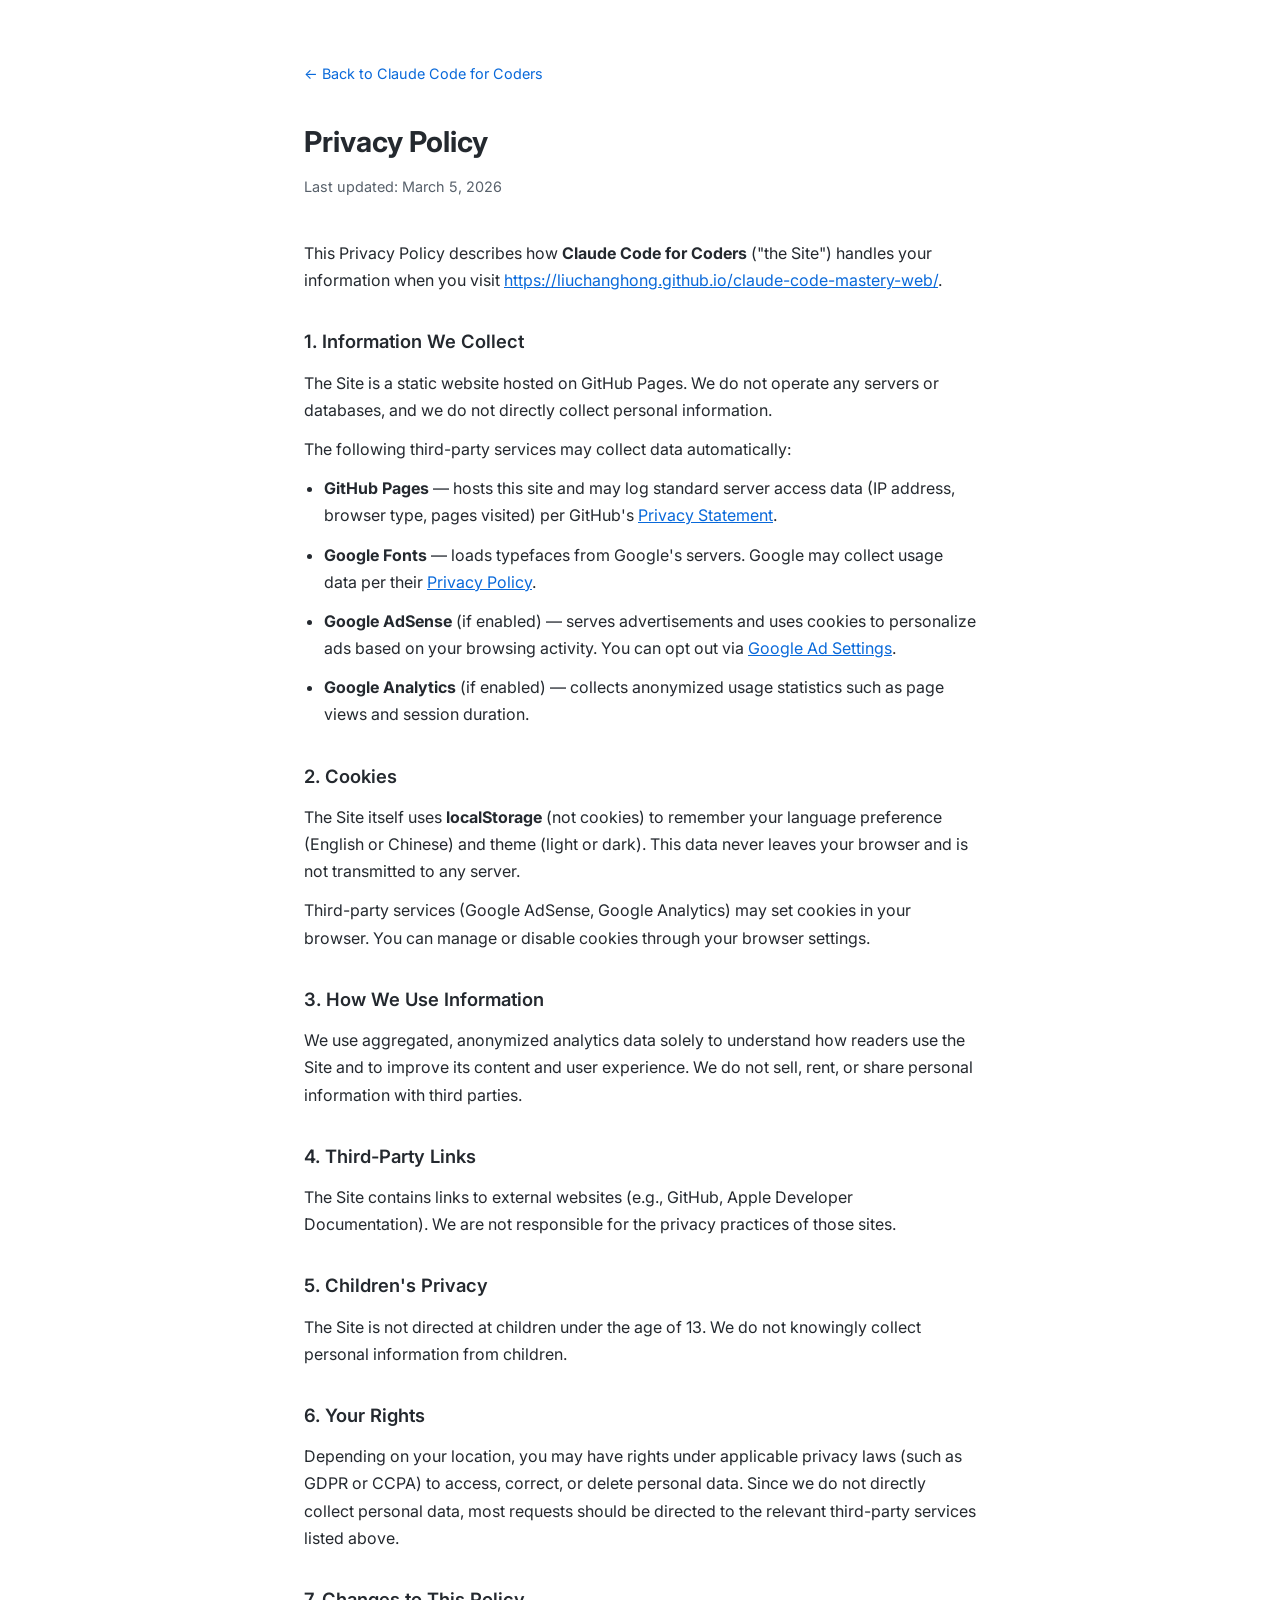
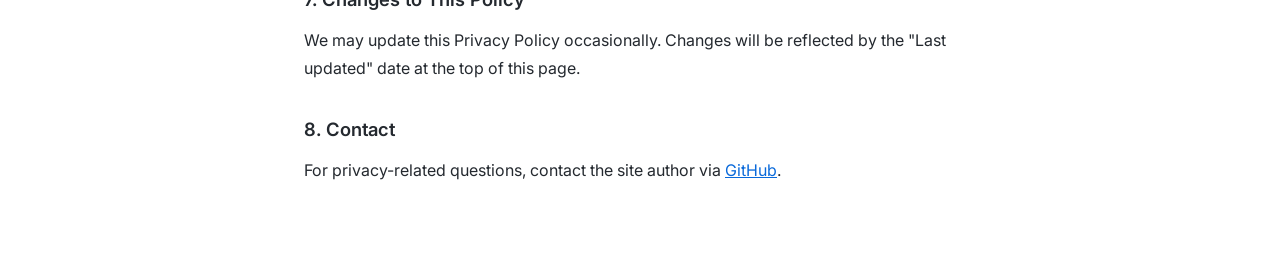
<file: privacy.html>
<!DOCTYPE html>
<html lang="en">
<head>
  <meta charset="UTF-8" />
  <meta name="viewport" content="width=device-width, initial-scale=1.0" />
  <title>Privacy Policy — Claude Code for Coders</title>
  <meta name="description" content="Privacy Policy for Claude Code for Coders." />
  <meta name="robots" content="noindex, follow" />
  <link rel="canonical" href="https://liuchanghong.github.io/claude-code-mastery-web/privacy.html" />
  <link rel="preconnect" href="https://fonts.googleapis.com" />
  <link href="https://fonts.googleapis.com/css2?family=Inter:wght@400;500;600&display=swap" rel="stylesheet" />
  <style>
    *, *::before, *::after { box-sizing: border-box; margin: 0; padding: 0; }
    body { font-family: 'Inter', -apple-system, sans-serif; background: #fff; color: #24292f; line-height: 1.7; }
    .wrap { max-width: 720px; margin: 0 auto; padding: 60px 24px 80px; }
    h1 { font-size: 1.8rem; font-weight: 700; margin-bottom: 8px; }
    .meta { color: #57606a; font-size: 0.9rem; margin-bottom: 40px; }
    h2 { font-size: 1.15rem; font-weight: 600; margin: 32px 0 12px; }
    p, li { font-size: 1rem; margin-bottom: 12px; }
    ul { padding-left: 20px; }
    a { color: #0969da; }
    .back { display: inline-block; margin-bottom: 32px; color: #0969da; text-decoration: none; font-size: 0.9rem; }
    .back:hover { text-decoration: underline; }
  </style>
</head>
<body>
  <div class="wrap">
    <a href="/" class="back">← Back to Claude Code for Coders</a>
    <h1>Privacy Policy</h1>
    <p class="meta">Last updated: March 5, 2026</p>

    <p>This Privacy Policy describes how <strong>Claude Code for Coders</strong> ("the Site") handles your information when you visit <a href="https://liuchanghong.github.io/claude-code-mastery-web/">https://liuchanghong.github.io/claude-code-mastery-web/</a>.</p>

    <h2>1. Information We Collect</h2>
    <p>The Site is a static website hosted on GitHub Pages. We do not operate any servers or databases, and we do not directly collect personal information.</p>
    <p>The following third-party services may collect data automatically:</p>
    <ul>
      <li><strong>GitHub Pages</strong> — hosts this site and may log standard server access data (IP address, browser type, pages visited) per GitHub's <a href="https://docs.github.com/en/site-policy/privacy-policies/github-general-privacy-statement" target="_blank" rel="noopener">Privacy Statement</a>.</li>
      <li><strong>Google Fonts</strong> — loads typefaces from Google's servers. Google may collect usage data per their <a href="https://policies.google.com/privacy" target="_blank" rel="noopener">Privacy Policy</a>.</li>
      <li><strong>Google AdSense</strong> (if enabled) — serves advertisements and uses cookies to personalize ads based on your browsing activity. You can opt out via <a href="https://adssettings.google.com/" target="_blank" rel="noopener">Google Ad Settings</a>.</li>
      <li><strong>Google Analytics</strong> (if enabled) — collects anonymized usage statistics such as page views and session duration.</li>
    </ul>

    <h2>2. Cookies</h2>
    <p>The Site itself uses <strong>localStorage</strong> (not cookies) to remember your language preference (English or Chinese) and theme (light or dark). This data never leaves your browser and is not transmitted to any server.</p>
    <p>Third-party services (Google AdSense, Google Analytics) may set cookies in your browser. You can manage or disable cookies through your browser settings.</p>

    <h2>3. How We Use Information</h2>
    <p>We use aggregated, anonymized analytics data solely to understand how readers use the Site and to improve its content and user experience. We do not sell, rent, or share personal information with third parties.</p>

    <h2>4. Third-Party Links</h2>
    <p>The Site contains links to external websites (e.g., GitHub, Apple Developer Documentation). We are not responsible for the privacy practices of those sites.</p>

    <h2>5. Children's Privacy</h2>
    <p>The Site is not directed at children under the age of 13. We do not knowingly collect personal information from children.</p>

    <h2>6. Your Rights</h2>
    <p>Depending on your location, you may have rights under applicable privacy laws (such as GDPR or CCPA) to access, correct, or delete personal data. Since we do not directly collect personal data, most requests should be directed to the relevant third-party services listed above.</p>

    <h2>7. Changes to This Policy</h2>
    <p>We may update this Privacy Policy occasionally. Changes will be reflected by the "Last updated" date at the top of this page.</p>

    <h2>8. Contact</h2>
    <p>For privacy-related questions, contact the site author via <a href="https://github.com/liuchanghong" target="_blank" rel="noopener">GitHub</a>.</p>
  </div>
</body>
</html>
</file>
